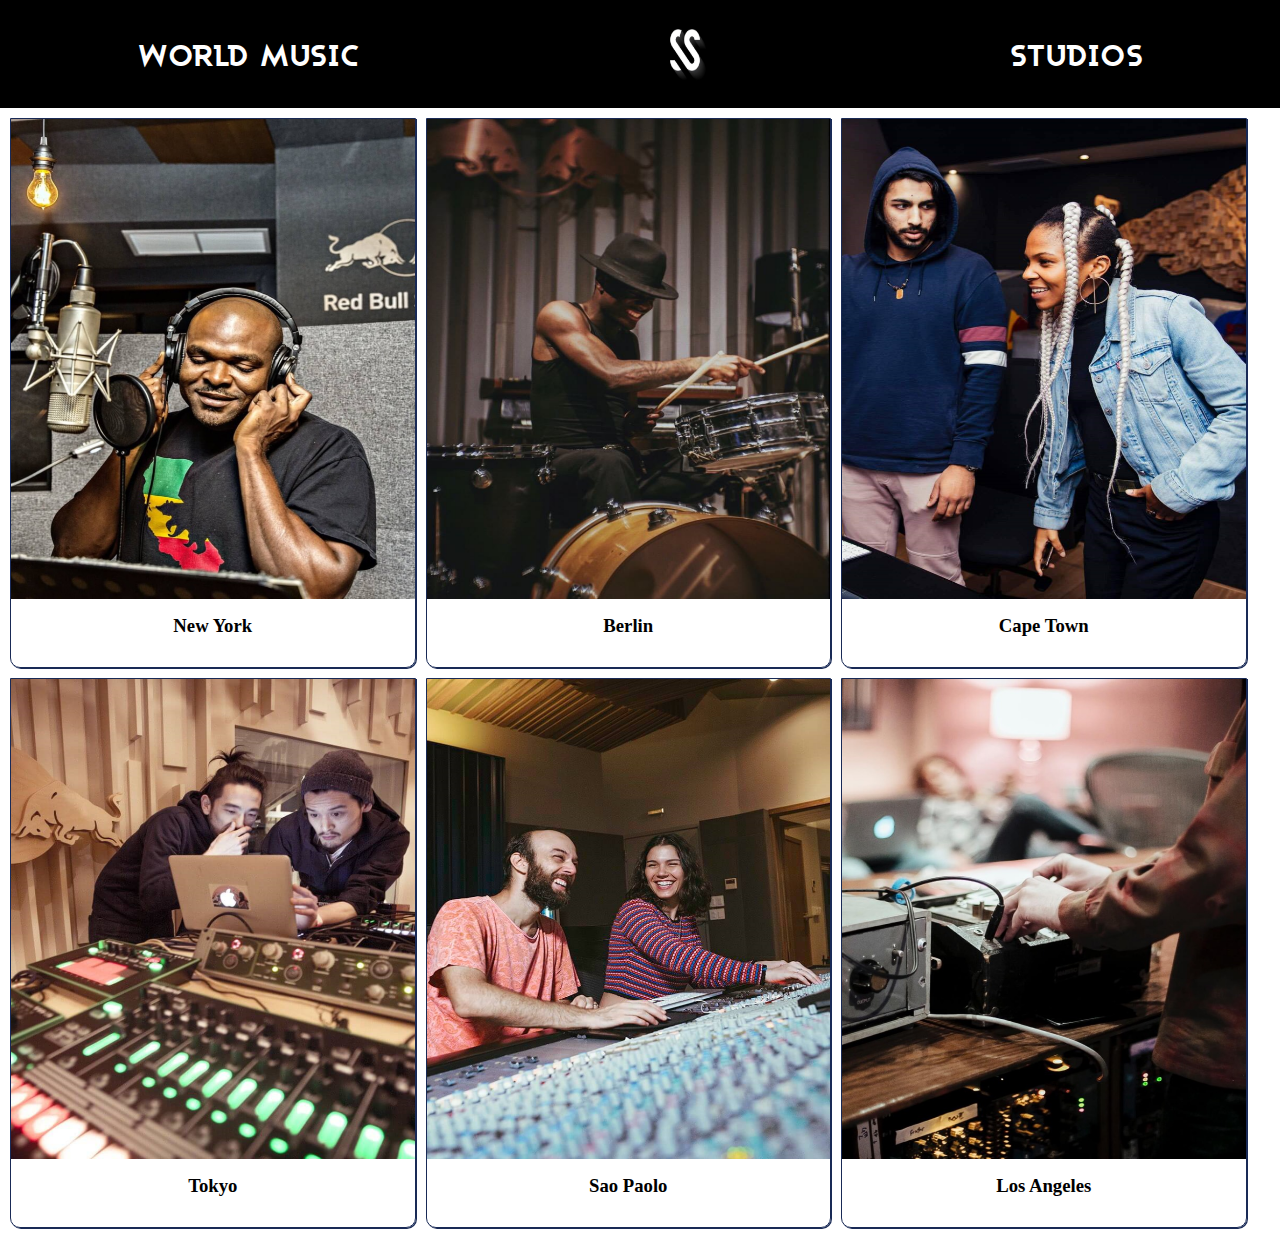
<file: WorldStudios.html>
<!DOCTYPE html>
<html>
    <head>
        <title>Smusic | World Studios</title>
        <link rel="shortcut icon" href="images/logo.jpg" type="image/x-icon">
        <link rel="stylesheet" href="css/studio.css">
        <link rel="stylesheet" href="css/Smedia.css">
        <!-- <link rel="stylesheet" href="https://www.w3schools.com/w3css/4/w3.css"> -->
        <!-- <link rel="stylesheet" href="https://fonts.googleapis.com/icon?family=Material+Icons"> -->
        <link rel="stylesheet" href="https://cdnjs.cloudflare.com/ajax/libs/font-awesome/4.7.0/css/font-awesome.min.css">
        
    </head>
    <body>
        <!-- Nav Bar -->
        <nav class="nav">
            <ul>
                <li><a href="worldMusic.html" id="worldMusic">WORLD MUSIC</a></li>
                <li><a href="index.html"><img id="logo" src="images/logo.jpg" alt="logo"></a></li>
                <li><a href="WorldStudios.html" id="studios">STUDIOS</a></li>
            </ul>
        </nav>

        <!-- Cards -->
        <div class="row-1">
            <!-- Card-1 -->
            <div class="card-1">
                <a href="#"><img src="images/Scard1.png" alt="card-1"></a>
                <h3>New York</h3>
            </div>

            <!-- Card-2 -->
            <div class="card-2">
                <a href="#"><img src="images/Scard2.png" alt="card-2"></a>
                <h3>Berlin</h3>
            </div>

            <!-- Card-3 -->
            <div class="card-3">
                <a href="#"><img src="images/Scard3.png" alt="card-3"></a>
                <h3> Cape Town</h3>
            </div>

            <!-- Card-4 -->
            <div class="card-4">
                <a href="#"><img src="images/Scard4.png" alt="card-4"></a>
                <h3>Tokyo</h3>
            </div>

            <!-- Card-5 -->
            <div class="card-5">
                <a href="#"><img src="images/Scard5.png" alt="card-5"></a>
                <h3>Sao Paolo</h3>
            </div>

            <!-- Card-6 -->
            <div class="card-6">
                <a href="#"><img src="images/Scard6.png" alt="card6"></a>
                <h3>Los Angeles</h3>
            </div>
        </div>

        
    </body>
</html>
</file>
<file: css/Smedia.css>
*{
    margin: 0px;
    padding: 0px;
    box-sizing: border-box;
}

/* For extra small devices */
@media screen and (min-width: 0px) and (max-width: 600px){
    .nav{
        height: 80px;
    }
    .nav ul li a #logo{
        height: 80px;
        width: 80px;
    }
    .nav ul li a{
        font-size: 15px;
    }
    .row-1{
        display: block;
    }
    .row-1 .card-1, .row-1 .card-2, .row-1 .card-3,
    .row-1 .card-4, .row-1 .card-5, .row-1 .card-6{
        width: 100%;
    }

    .row-1 .card-1 img, .row-1 .card-2 img, .row-1 .card-3 img,
    .row-1 .card-4 img, .row-1 .card-5 img, .row-1 .card-6 img{
        height: 480px;
        width: 100%;
    }
}

/* For small devices */
@media screen and (min-width: 601px) and (max-width: 767px){
    .nav {
        height: 100px;
    }
    .nav ul li a img{
        height: 100px;
        width: 100px;
    }
    .nav ul li a{
        font-size: 20px;
    }
    
    .row-1{
        display: flex;
        flex-wrap: wrap;
    }
    .row-1 .card-1, .row-1 .card-2{
        width: 48%;
    }
    .row-1 .card-3, .row-1 .card-4{
        width: 48%;
    } 
    .row-1 .card-5, .row-1 .card-6{
        width: 48%;
    } 
}

/* For medium devices */
@media screen and (min-width: 768px) and (max-width: 992px){
    .row-1{
        display: flex;
        flex-wrap: wrap;

    }
    .row-1 .card-1, .row-1 .card-2, .row-1 .card-3{
        width: 32%;
    }
    .row-1 .card-4, .row-1 .card-5, .row-1 .card-6{
        width: 32%;
    }
}

/* For large devices */
@media screen and (min-width: 993px) and (max-width: 1200px){
    .row-1{
        display: flex;
        flex-wrap: wrap;

    }
    .row-1 .card-1, .row-1 .card-2, .row-1 .card-3{
        width: 32%;
    }
    .row-1 .card-4, .row-1 .card-5, .row-1 .card-6{
        width: 32%;
    }
}

/* For extra large devices */
@media screen and (min-width: 1201px){
    .row-1{
        display: flex;
        flex-wrap: wrap;

    }
    .row-1 .card-1, .row-1 .card-2, .row-1 .card-3{
        width: 32%;
    }
    .row-1 .card-4, .row-1 .card-5, .row-1 .card-6{
        width: 32%;
    }
}
</file>
<file: css/studio.css>
/* Reset Default Styles */
*{
    margin: 0px;
    padding: 0px;
}

/* Import font that not installed on users computer */
@font-face{
    font-family: Ashby;
    src: url(/fonts/ASHBEB__.ttf);
}

/* Nav Bar Styles */
.nav {
    background-color: #000000;
}
.nav ul {
    display: flex;
    justify-content: space-around;
}
.nav ul li{
    list-style-type: none;
    display: flex;
    align-items: center;
    font-size: 30px;
}
.nav ul li a {
    text-decoration: none;
    color: white;
    font-family: Ashby;
}
.nav ul li a img{
    width: 100px;
    height: 100px;
}

/* Row-1 Contains All Cards*/
.row-1{
    display: flex;
    width: 99%;
    margin: 5px;
}

.row-1 div:nth-child(even){
    position: relative;
    /* animation: evenToRight 2.2s ease-in-out 1; */
    animation: evenToTop 2.2s  1;
    transition: All 2.2s ease-in-out;
}

.row-1 div:nth-child(odd){
    position: relative;
    animation: oddToLeft 2.2s 1;
    /* animation: oddToBottom 2.2s ease-in-out 1; */
    transition: All 2.2s ease-in-out;
}



@keyframes evenToTop{
    0%{
        position: relative;
        top: ;      
    }
    25%{
        position: relative;
        top: ;  
    }
    50%{
        position: relative;
        top: ;  
    }
    100%{
        position: relative;
        top: 0px;  
    }
}
/* @keyframes oddToBottom{
    0%{
        position: relative;
        bottom: 500px;      
    }
    25%{
        position: relative;
        bottom: -500px;  
    }
    50%{
        position: relative;
        bottom: 500px;  
    }
    100%{
        position: relative;
        bottom: 0px;  
    }
} */
/* Cards */
.row-1 .card-1, .row-1 .card-2, .row-1 .card-3, 
.row-1 .card-4, .row-1 .card-5, .row-1 .card-6{
    width: 33%;
    margin: 5px;
    height: 550px;
    border: 1px solid #192a56;
    box-shadow: 1px 1px #192a56;
    border-bottom-right-radius: 10px;
    border-bottom-left-radius: 10px;
}

/* cards Images */
.row-1 .card-1 img, .row-1 .card-2 img,
 .row-1 .card-3 img, .row-1 .card-4 img,
 .row-1 .card-5 img, .row-1 .card-6 img{
    width: 100%;
    height: 480px;
}

/* Card Title */
.row-1 h3{
    text-align: center;
    margin-top: 12px;
}

/* Cards Hover */
.card-1:hover, .card-2:hover, .card-3:hover, 
.card-4:hover, .card-5:hover, .card-6:hover{
    box-shadow: 1px 1px 12px #353b48;
<<<<<<< HEAD
    color: #294266;
    /* transform: perspective(100px) translateZ(6px);
    transition: all 0.2s ease-in-out; */
}
=======
    transform: perspective(100px) translateZ(6px);
    transition: all 0.2s ease-in-out;
}

/* Footer */
/* footer{
    width: 100%;
    background-color: #000000;
    height: 60px;
}
footer h3{
    color: white;
    text-align: center;
    padding-top: 23px;
} */
>>>>>>> 783943579290021d1e9a41a8b3b5072c06860c24
</file>
